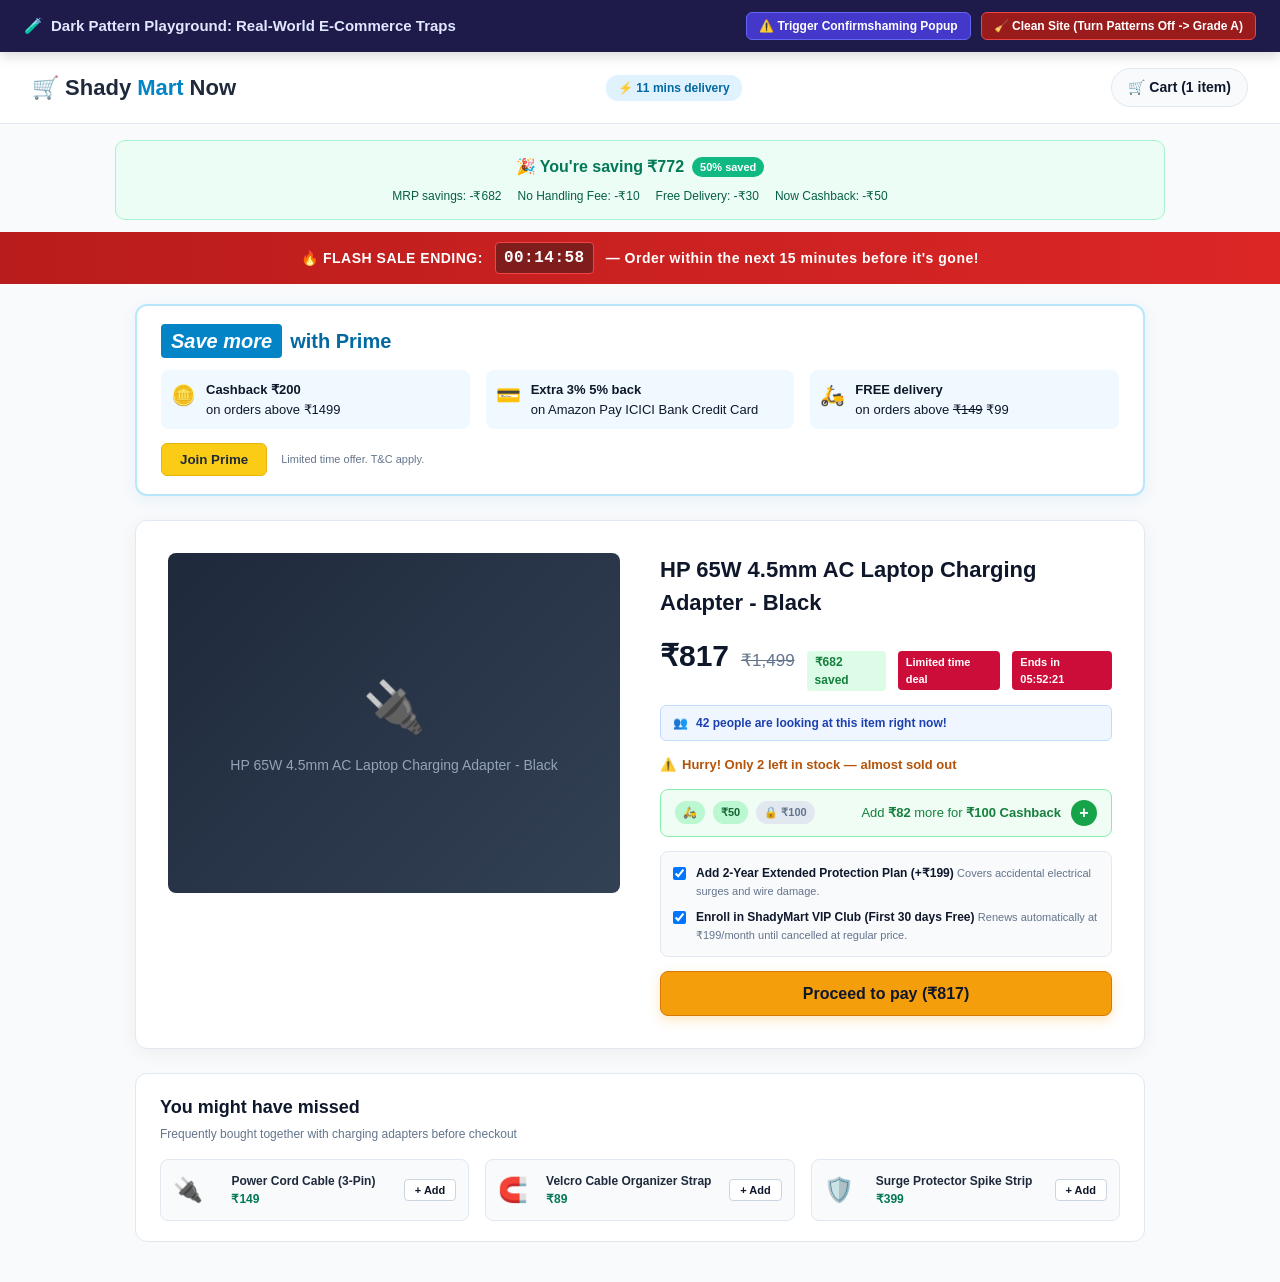
<file: clear_cart_extension/test-store/index.html>
<!DOCTYPE html>
<html lang="en">
<head>
  <meta charset="UTF-8">
  <meta name="viewport" content="width=device-width, initial-scale=1.0">
  <title>ShadyMart - Dark Pattern Testing Playground</title>
  <link rel="stylesheet" href="test-store.css">
  <link rel="stylesheet" href="../scripts/highlighter.css">
</head>
<body>

  <!-- Demo Control Bar -->
  <div class="demo-control-bar">
    <div class="demo-title">
      <span>🧪</span>
      <span>Dark Pattern Playground: Real-World E-Commerce Traps</span>
    </div>
    <div class="demo-actions">
      <button id="btn-trigger-modal" class="demo-btn">
        ⚠️ Trigger Confirmshaming Popup
      </button>
      <button id="btn-toggle-patterns" class="demo-btn demo-btn-danger">
        🧹 Clean Site (Turn Patterns Off -> Grade A)
      </button>
    </div>
  </div>

  <!-- Store Header -->
  <header class="store-header">
    <div class="store-logo">
      🛒 Shady<span>Mart</span> Now
    </div>
    <div class="delivery-badge">
      ⚡ 11 mins delivery
    </div>
    <div class="cart-icon">
      🛒 Cart (1 item)
    </div>
  </header>

  <!-- Dark Pattern: Staged MRP Savings Anchoring -->
  <div id="dp-mrp-savings" class="savings-banner">
    <div class="savings-main">
      🎉 You're saving ₹772 <span class="badge-saved">50% saved</span>
    </div>
    <div class="savings-breakdown">
      <span>MRP savings: -₹682</span>
      <span>No Handling Fee: -₹10</span>
      <span>Free Delivery: -₹30</span>
      <span>Now Cashback: -₹50</span>
    </div>
  </div>

  <!-- Dark Pattern: Urgency Banner + Countdown -->
  <div id="dp-urgency-banner" class="urgency-banner">
    <span>🔥 FLASH SALE ENDING:</span>
    <span class="countdown-timer" id="demo-timer">00:14:59</span>
    <span>— Order within the next 15 minutes before it's gone!</span>
  </div>

  <!-- Product & Cart Review Layout -->
  <main class="store-container">

    <!-- Dark Pattern: Intrusive Subscription / Prime Upsell Banner -->
    <section id="dp-prime-upsell" class="prime-upsell-card">
      <div class="prime-header">
        <span class="prime-pill">Save more</span> with Prime
      </div>
      <div class="prime-perks-grid">
        <div class="perk-item">
          <div class="perk-icon">🪙</div>
          <div>
            <strong>Cashback ₹200</strong>
            <p>on orders above ₹1499</p>
          </div>
        </div>
        <div class="perk-item">
          <div class="perk-icon">💳</div>
          <div>
            <strong>Extra 3% 5% back</strong>
            <p>on Amazon Pay ICICI Bank Credit Card</p>
          </div>
        </div>
        <div class="perk-item">
          <div class="perk-icon">🛵</div>
          <div>
            <strong>FREE delivery</strong>
            <p>on orders above <del>₹149</del> ₹99</p>
          </div>
        </div>
      </div>
      <div class="prime-action-row">
        <button class="btn-join-prime">Join Prime</button>
        <span class="fine-print">Limited time offer. T&C apply.</span>
      </div>
    </section>

    <!-- Product Layout -->
    <div class="product-layout">
      
      <!-- Product Media -->
      <div class="product-media">
        <div class="main-image-placeholder">
          🔌
          <p>HP 65W 4.5mm AC Laptop Charging Adapter - Black</p>
        </div>
      </div>

      <!-- Product Details & Actions -->
      <div class="product-info">
        <h1 class="product-title">HP 65W 4.5mm AC Laptop Charging Adapter - Black</h1>
        
        <div class="pricing-row">
          <span class="current-price">₹817</span>
          <span class="original-price">₹1,499</span>
          <span class="discount-tag">₹682 saved</span>
          <span id="dp-ltd-badge" class="deal-badge-red">Limited time deal</span>
          <span id="dp-endsin-badge" class="deal-badge-red">Ends in 05:52:21</span>
        </div>

        <!-- Dark Pattern: Fake Social Proof -->
        <div id="dp-social-proof" class="social-proof-box">
          <span>👥</span>
          <span><strong>42 people</strong> are looking at this item right now!</span>
        </div>

        <!-- Dark Pattern: Scarcity & Low Stock Pressure -->
        <div id="dp-scarcity" class="scarcity-alert">
          <span>⚠️</span>
          <span>Hurry! Only 2 left in stock — almost sold out</span>
        </div>

        <!-- Dark Pattern: Threshold Spending Trap / Basket Padding (Add ₹82 more for) -->
        <div id="dp-threshold-trap" class="milestone-box">
          <div class="milestone-track">
            <span class="milestone-step done">🛵</span>
            <span class="milestone-step done">₹50</span>
            <span class="milestone-step locked">🔒 ₹100</span>
          </div>
          <div class="milestone-nudge">
            <span class="milestone-text">Add <strong>₹82</strong> more for <strong>₹100 Cashback</strong></span>
            <button class="btn-add-more" title="Add impulse item">+</button>
          </div>
        </div>

        <!-- Dark Pattern: Sneak into Basket & Pre-Checked Add-ons -->
        <div id="dp-addons" class="addons-section">
          <label class="addon-row">
            <input type="checkbox" id="warranty-check" checked>
            <div class="addon-label">
              <span class="addon-price">Add 2-Year Extended Protection Plan (+₹199)</span>
              <span class="fine-print">Covers accidental electrical surges and wire damage.</span>
            </div>
          </label>

          <!-- Dark Pattern: Hidden Recurring Subscription in fine print -->
          <label class="addon-row">
            <input type="checkbox" id="vip-check" checked>
            <div class="addon-label">
              <span class="addon-price">Enroll in ShadyMart VIP Club (First 30 days Free)</span>
              <span class="fine-print">Renews automatically at ₹199/month until cancelled at regular price.</span>
            </div>
          </label>
        </div>

        <!-- Call to action button -->
        <button class="btn-buy" id="btn-checkout">
          Proceed to pay (₹817)
        </button>
      </div>

    </div>

    <!-- Dark Pattern: Checkout Nagging ("You might have missed" section) -->
    <section id="dp-nagging-section" class="missed-items-shelf">
      <h2 class="shelf-title">You might have missed</h2>
      <p class="shelf-subtitle">Frequently bought together with charging adapters before checkout</p>
      
      <div class="missed-grid">
        <div class="missed-card">
          <div class="missed-icon">🔌</div>
          <div class="missed-details">
            <span class="item-name">Power Cord Cable (3-Pin)</span>
            <span class="item-price">₹149</span>
          </div>
          <button class="btn-quick-add">+ Add</button>
        </div>

        <div class="missed-card">
          <div class="missed-icon">🧲</div>
          <div class="missed-details">
            <span class="item-name">Velcro Cable Organizer Strap</span>
            <span class="item-price">₹89</span>
          </div>
          <button class="btn-quick-add">+ Add</button>
        </div>

        <div class="missed-card">
          <div class="missed-icon">🛡️</div>
          <div class="missed-details">
            <span class="item-name">Surge Protector Spike Strip</span>
            <span class="item-price">₹399</span>
          </div>
          <button class="btn-quick-add">+ Add</button>
        </div>
      </div>
    </section>

  </main>

  <!-- Dark Pattern: Confirmshaming Modal + Low Contrast Opt-out -->
  <div id="confirmshaming-modal" class="modal-overlay">
    <div class="modal-content">
      <span class="modal-badge">EXCLUSIVE ONE-TIME OFFER</span>
      <h2 class="modal-title">Wait! Don't Miss Extra 20% OFF!</h2>
      <p class="modal-desc">
        Take an additional ₹150 off your order right now if you complete your checkout within 60 seconds.
      </p>

      <button class="btn-modal-claim" id="btn-claim-discount">
        Claim My 20% Discount
      </button>

      <!-- Confirmshaming Opt-Out Button -->
      <button class="btn-confirmshaming" id="btn-decline-shame">
        No thanks, I hate saving money and prefer paying full price
      </button>

      <!-- Deceptive tiny low-contrast link -->
      <div>
        <a class="faint-optout" id="btn-faint-close" href="#">skip discount</a>
      </div>
    </div>
  </div>

  <!-- Content scripts do not auto-inject into chrome-extension:// pages, so the demo store loads the scanner directly -->
  <script src="../scripts/rules.js"></script>
  <script src="../scripts/highlighter.js"></script>
  <script src="../scripts/detector.js"></script>
  <script src="../scripts/content.js"></script>
  <script src="test-store.js"></script>
</body>
</html>
</file>
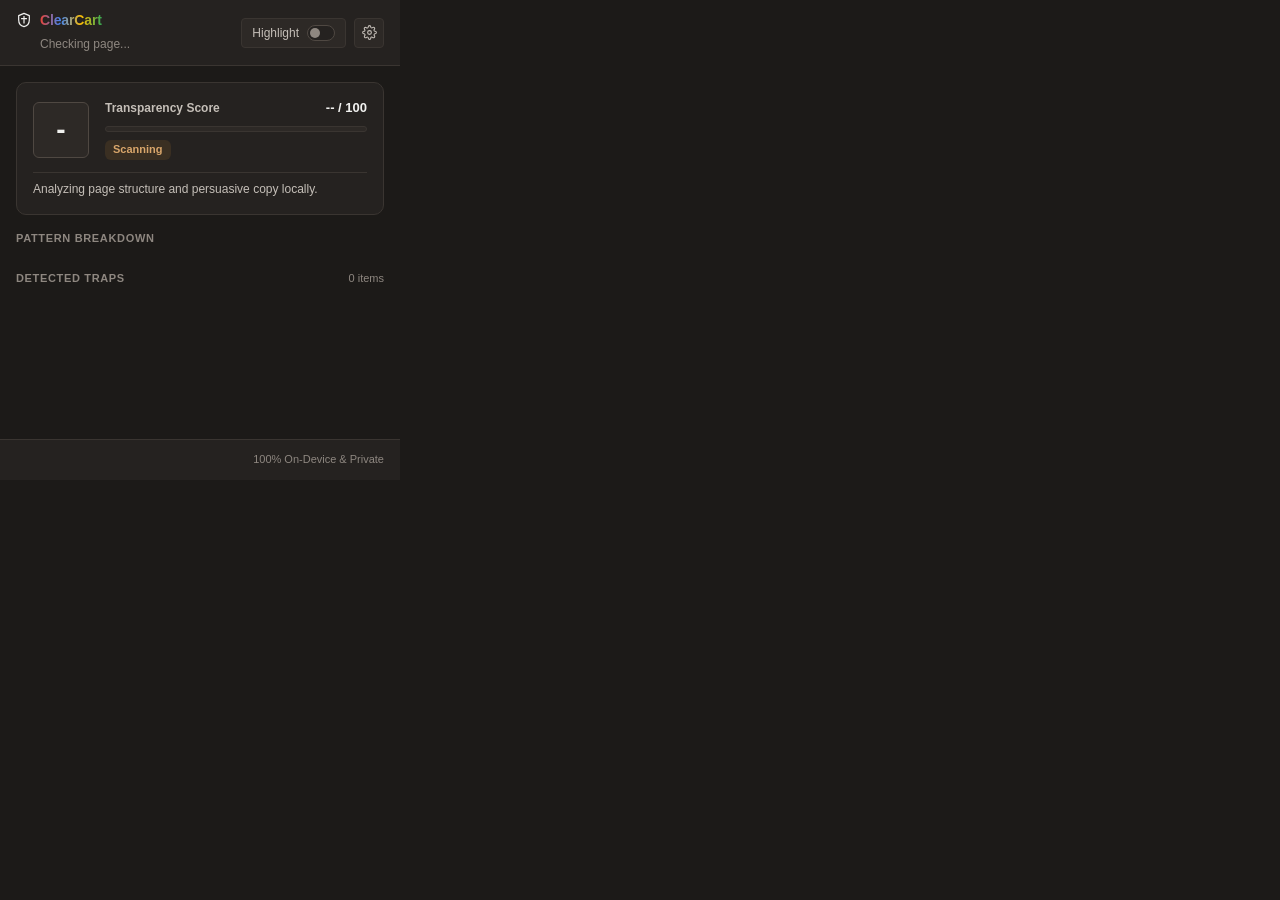
<file: clear_cart_extension/popup/popup.html>
<!DOCTYPE html>
<html lang="en">
<head>
  <meta charset="UTF-8">
  <meta name="viewport" content="width=device-width, initial-scale=1.0">
  <title>ClearCart</title>
  <link rel="stylesheet" href="popup.css">
</head>
<body>
  <div class="dpg-app" role="main">
    <header class="dpg-header">
      <div class="dpg-brand-group">
        <button id="brandRefreshBtn" class="dpg-brand-btn" type="button" aria-label="Rescan current page" title="Click ClearCart to rescan current page">
          <svg class="dpg-brand-icon" width="16" height="16" viewBox="0 0 24 24" fill="none" aria-hidden="true">
            <path d="M12 2L4 5.5V11.5C4 16.5 7.4 20.9 12 22C16.6 20.9 20 16.5 20 11.5V5.5L12 2Z" stroke="currentColor" stroke-width="1.8" stroke-linejoin="round"></path>
            <path d="M12 7V16.5M8.5 10H15.5" stroke="currentColor" stroke-width="1.8" stroke-linecap="square"></path>
          </svg>
          <h1 class="dpg-title dpg-brand-multicolor">ClearCart</h1>
        </button>
        <p id="domainLabel" class="dpg-domain" title="Active domain">Checking page...</p>
      </div>
      <div class="dpg-header-actions">
        <button id="highlightToggle" class="dpg-highlight-btn" type="button" role="switch" aria-checked="false" aria-label="Highlight">
          <span>Highlight</span>
          <span class="dpg-inline-switch" aria-hidden="true">
            <span class="dpg-inline-switch-thumb"></span>
          </span>
        </button>
        <button id="settingsBtn" class="dpg-icon-btn" type="button" aria-expanded="false" aria-controls="settingsPanel" aria-label="Settings" title="Settings">
          <svg width="15" height="15" viewBox="0 0 24 24" fill="none" aria-hidden="true">
            <circle cx="12" cy="12" r="3" stroke="currentColor" stroke-width="1.8"></circle>
            <path d="M19.4 15a1.65 1.65 0 0 0 .33 1.82l.06.06a2 2 0 1 1-2.83 2.83l-.06-.06a1.65 1.65 0 0 0-1.82-.33 1.65 1.65 0 0 0-1 1.51V21a2 2 0 0 1-4 0v-.09a1.65 1.65 0 0 0-1-1.51 1.65 1.65 0 0 0-1.82.33l-.06.06a2 2 0 1 1-2.83-2.83l.06-.06a1.65 1.65 0 0 0 .33-1.82 1.65 1.65 0 0 0-1.51-1H3a2 2 0 0 1 0-4h.09a1.65 1.65 0 0 0 1.51-1 1.65 1.65 0 0 0-.33-1.82l-.06-.06a2 2 0 1 1 2.83-2.83l.06.06a1.65 1.65 0 0 0 1.82.33H9a1.65 1.65 0 0 0 1-1.51V3a2 2 0 0 1 4 0v.09a1.65 1.65 0 0 0 1 1.51 1.65 1.65 0 0 0 1.82-.33l.06-.06a2 2 0 1 1 2.83 2.83l-.06.06a1.65 1.65 0 0 0-.33 1.82V9c.26.604.852.997 1.51 1H21a2 2 0 0 1 0 4h-.09a1.65 1.65 0 0 0-1.51 1Z" stroke="currentColor" stroke-width="1.7" stroke-linejoin="round"></path>
          </svg>
        </button>
      </div>
    </header>

    <section id="statePanel" class="dpg-state-panel dpg-hidden" aria-live="polite">
      <div class="dpg-state-card">
        <p id="stateTitle" class="dpg-state-title"></p>
        <p id="stateMessage" class="dpg-state-message"></p>
        <button id="stateActionBtn" class="dpg-btn-secondary dpg-hidden" type="button"></button>
      </div>
    </section>

    <div id="mainContent" class="dpg-main">
      <section class="dpg-section" aria-labelledby="scoreSectionLabel">
        <div class="dpg-score-card">
          <div class="dpg-score-top">
            <div id="gradeBox" class="dpg-grade-box" aria-label="Transparency Grade">
              <span id="gradeLetter" class="dpg-grade-letter">-</span>
            </div>
            <div class="dpg-score-meta">
              <div class="dpg-score-header-row">
                <span id="scoreSectionLabel" class="dpg-score-label">Transparency Score</span>
                <span id="scoreValue" class="dpg-score-value">-- / 100</span>
              </div>
              <div class="dpg-progress-track" role="progressbar" aria-valuemin="0" aria-valuemax="100" aria-valuenow="0" id="scoreProgressTrack">
                <div id="scoreProgressFill" class="dpg-progress-fill" style="width: 0%;"></div>
              </div>
              <div class="dpg-status-row">
                <span id="transparencyStatus" class="dpg-status-badge">Scanning</span>
              </div>
            </div>
          </div>
          <p id="scoreSummary" class="dpg-score-summary">
            Analyzing page structure and persuasive copy locally.
          </p>
        </div>
      </section>

      <section class="dpg-section" aria-labelledby="breakdownHeading">
        <div class="dpg-section-head">
          <h2 id="breakdownHeading" class="dpg-section-heading">Pattern Breakdown</h2>
          <button id="clearFilterBtn" class="dpg-link-btn dpg-hidden" type="button">
            Clear filter
          </button>
        </div>
        <div id="categoryGrid" class="dpg-category-grid" role="list"></div>
      </section>

      <section class="dpg-section" aria-labelledby="trapsHeading">
        <div class="dpg-section-head">
          <h2 id="trapsHeading" class="dpg-section-heading">Detected Traps</h2>
          <span id="trapCountLabel" class="dpg-count-label">0 items</span>
        </div>
        <div id="trapsList" class="dpg-traps-list"></div>
      </section>
    </div>

    <section id="settingsPanel" class="dpg-main dpg-hidden" aria-label="Settings">
      <div class="dpg-section-head">
        <h2 class="dpg-section-heading">APPEARANCE</h2>
        <button id="settingsBackBtn" class="dpg-link-btn" type="button">
          Back to scan
        </button>
      </div>

      <div class="dpg-settings-card">
        <div class="dpg-setting-block">
          <span class="dpg-setting-label">Theme</span>
          <div class="dpg-theme-segmented" role="radiogroup" aria-label="Theme">
            <button id="themeOptLight" class="dpg-theme-seg-btn" type="button" role="radio" aria-checked="false" data-theme-opt="light">
              <span>Light</span>
            </button>
            <button id="themeOptDark" class="dpg-theme-seg-btn is-selected" type="button" role="radio" aria-checked="true" data-theme-opt="dark">
              <span>Dark</span>
            </button>
            <button id="themeOptSystem" class="dpg-theme-seg-btn" type="button" role="radio" aria-checked="false" data-theme-opt="system">
              <span>System</span>
            </button>
          </div>
        </div>

        <div class="dpg-setting-row">
          <div class="dpg-setting-icon-label">
            <label for="settingLanguage" class="dpg-setting-label">Language</label>
          </div>
          <select id="settingLanguage" class="dpg-select" aria-label="Language">
            <option value="en" selected>English</option>
            <option value="es">Español (Spanish)</option>
            <option value="hi">हिन्दी (Hindi)</option>
          </select>
        </div>
      </div>

      <div class="dpg-section-head">
        <h2 id="detectionHeading" class="dpg-section-heading">DETECTION</h2>
      </div>

      <div class="dpg-settings-card">
        <div class="dpg-setting-row">
          <div class="dpg-setting-info">
            <span id="autoScanLabel" class="dpg-setting-label">Auto-scan pages</span>
            <span id="autoScanSub" class="dpg-setting-sub">Check every page when it loads</span>
          </div>
          <button id="settingAutoScan" class="dpg-inline-switch dpg-setting-switch" type="button" role="switch" aria-checked="true" aria-label="Auto-scan pages">
            <span class="dpg-inline-switch-thumb"></span>
          </button>
        </div>

        <div class="dpg-setting-row">
          <div class="dpg-setting-info">
            <span id="highlightTrapsLabel" class="dpg-setting-label">Highlight traps on page</span>
            <span id="highlightTrapsSub" class="dpg-setting-sub">Mark deceptive elements</span>
          </div>
          <button id="settingHighlightTraps" class="dpg-inline-switch dpg-setting-switch" type="button" role="switch" aria-checked="false" aria-label="Highlight traps on page">
            <span class="dpg-inline-switch-thumb"></span>
          </button>
        </div>

        <div class="dpg-setting-row">
          <div class="dpg-setting-info">
            <span id="testDemoLabel" class="dpg-setting-label">Test demo site</span>
            <span id="testDemoSub" class="dpg-setting-sub">Open the ShadyMart test store</span>
          </div>
          <button id="openTestStoreBtn" class="dpg-footer-btn" type="button">
            Open
          </button>
        </div>
      </div>

      <div class="dpg-section-head">
        <h2 id="privacyHeading" class="dpg-section-heading">PRIVACY</h2>
      </div>

      <div class="dpg-settings-card">
        <div class="dpg-setting-row">
          <div class="dpg-setting-info">
            <span id="onDeviceTitle" class="dpg-setting-label">100% on-device and private</span>
            <span id="onDeviceSub" class="dpg-setting-sub">Your browsing never leaves this device.</span>
          </div>
        </div>

        <div class="dpg-setting-row">
          <div class="dpg-setting-info">
            <span id="clearHistoryLabel" class="dpg-setting-label">Clear scan history</span>
          </div>
          <button id="clearHistoryBtn" class="dpg-icon-action-btn" type="button" aria-label="Clear scan history" title="Clear scan history">
            <svg width="15" height="15" viewBox="0 0 24 24" fill="none" aria-hidden="true">
              <path d="M3 6H21M8 6V4H16V6M6 6L7 20H17L18 6" stroke="currentColor" stroke-width="1.7" stroke-linecap="round" stroke-linejoin="round"></path>
            </svg>
          </button>
        </div>
      </div>
    </section>

    <footer class="dpg-footer">
      <span id="footerPrivacyNote" class="dpg-privacy-note">100% On-Device &amp; Private</span>
    </footer>
  </div>
  <script src="popup.js"></script>
</body>
</html>
</file>
<file: clear_cart_extension/test-store/test-store.css>
/**
 * ShadyMart - Mock Store Stylesheet
 */

:root {
  --primary: #2563eb;
  --primary-hover: #1d4ed8;
  --danger: #dc2626;
  --warning: #f59e0b;
  --bg-light: #f8fafc;
  --card-bg: #ffffff;
  --text-dark: #0f172a;
  --text-muted: #64748b;
  --border-light: #e2e8f0;
}

* {
  box-sizing: border-box;
  margin: 0;
  padding: 0;
}

body {
  font-family: -apple-system, BlinkMacSystemFont, "Segoe UI", Roboto, sans-serif;
  background-color: var(--bg-light);
  color: var(--text-dark);
  line-height: 1.5;
}

/* Control Toolbar */
.demo-control-bar {
  background: #1e1b4b;
  color: #e0e7ff;
  padding: 12px 24px;
  position: sticky;
  top: 0;
  z-index: 1000;
  box-shadow: 0 4px 12px rgba(0,0,0,0.15);
  display: flex;
  justify-content: space-between;
  align-items: center;
  flex-wrap: wrap;
  gap: 12px;
}

.demo-title {
  display: flex;
  align-items: center;
  gap: 8px;
  font-weight: 700;
  font-size: 15px;
}

.demo-actions {
  display: flex;
  gap: 10px;
}

.demo-btn {
  background: #4338ca;
  color: #fff;
  border: 1px solid #6366f1;
  padding: 6px 12px;
  border-radius: 6px;
  font-size: 12px;
  font-weight: 600;
  cursor: pointer;
  transition: all 0.2s ease;
}

.demo-btn:hover {
  background: #4f46e5;
}

.demo-btn-danger {
  background: #991b1b;
  border-color: #ef4444;
}
.demo-btn-danger:hover {
  background: #b91c1c;
}

/* Store Header */
.store-header {
  background: #ffffff;
  border-bottom: 1px solid var(--border-light);
  padding: 16px 32px;
  display: flex;
  justify-content: space-between;
  align-items: center;
}

.store-logo {
  font-size: 22px;
  font-weight: 800;
  color: #1e293b;
  display: flex;
  align-items: center;
  gap: 6px;
}

.store-logo span {
  color: #0284c7;
}

.delivery-badge {
  background: #e0f2fe;
  color: #0369a1;
  padding: 4px 12px;
  border-radius: 12px;
  font-size: 12px;
  font-weight: 700;
}

.cart-icon {
  font-size: 14px;
  background: var(--bg-light);
  padding: 8px 16px;
  border-radius: 20px;
  border: 1px solid var(--border-light);
  font-weight: 600;
}

/* Staged MRP Savings Banner */
.savings-banner {
  background: #ecfdf5;
  border: 1px solid #a7f3d0;
  max-width: 1050px;
  margin: 16px auto 0;
  border-radius: 10px;
  padding: 14px 20px;
  text-align: center;
}

.savings-main {
  font-size: 16px;
  font-weight: 800;
  color: #047857;
  display: flex;
  align-items: center;
  justify-content: center;
  gap: 8px;
}

.badge-saved {
  background: #10b981;
  color: #ffffff;
  font-size: 11px;
  padding: 2px 8px;
  border-radius: 12px;
  font-weight: 700;
}

.savings-breakdown {
  display: flex;
  justify-content: center;
  gap: 16px;
  margin-top: 8px;
  font-size: 12px;
  color: #065f46;
  flex-wrap: wrap;
}

/* Urgency Banner */
.urgency-banner {
  background: linear-gradient(90deg, #b91c1c 0%, #dc2626 100%);
  color: #ffffff;
  text-align: center;
  padding: 10px;
  font-weight: 700;
  font-size: 14px;
  letter-spacing: 0.5px;
  display: flex;
  justify-content: center;
  align-items: center;
  gap: 12px;
  margin-top: 12px;
}

.countdown-timer {
  background: #7f1d1d;
  padding: 3px 8px;
  border-radius: 4px;
  font-family: monospace;
  font-size: 16px;
  font-weight: 800;
  border: 1px solid #ef4444;
}

/* Main Container */
.store-container {
  max-width: 1050px;
  margin: 20px auto 40px;
  padding: 0 20px;
  display: flex;
  flex-direction: column;
  gap: 24px;
}

/* Save more with Prime Upsell Card */
.prime-upsell-card {
  background: #ffffff;
  border: 2px solid #bae6fd;
  border-radius: 12px;
  padding: 18px 24px;
  box-shadow: 0 4px 15px rgba(2, 132, 199, 0.08);
}

.prime-header {
  font-size: 20px;
  font-weight: 800;
  color: #0369a1;
  display: flex;
  align-items: center;
  gap: 8px;
  margin-bottom: 12px;
}

.prime-pill {
  background: #0284c7;
  color: #ffffff;
  padding: 2px 10px;
  border-radius: 4px;
  font-style: italic;
}

.prime-perks-grid {
  display: grid;
  grid-template-columns: repeat(3, 1fr);
  gap: 16px;
  margin-bottom: 14px;
}

.perk-item {
  display: flex;
  align-items: flex-start;
  gap: 10px;
  font-size: 13px;
  background: #f0f9ff;
  padding: 10px;
  border-radius: 8px;
}

.perk-icon {
  font-size: 20px;
}

.prime-action-row {
  display: flex;
  align-items: center;
  gap: 14px;
}

.btn-join-prime {
  background: #facc15;
  color: #1e293b;
  border: 1px solid #eab308;
  font-weight: 700;
  padding: 8px 18px;
  border-radius: 6px;
  cursor: pointer;
}

.btn-join-prime:hover {
  background: #eab308;
}

/* Product Layout */
.product-layout {
  display: grid;
  grid-template-columns: 1fr 1fr;
  gap: 40px;
  background: var(--card-bg);
  padding: 32px;
  border-radius: 12px;
  box-shadow: 0 4px 20px rgba(0,0,0,0.05);
  border: 1px solid var(--border-light);
}

.product-media {
  display: flex;
  flex-direction: column;
  gap: 16px;
}

.main-image-placeholder {
  width: 100%;
  height: 340px;
  background: linear-gradient(135deg, #1e293b 0%, #334155 100%);
  border-radius: 8px;
  display: flex;
  flex-direction: column;
  align-items: center;
  justify-content: center;
  color: #fff;
  font-size: 50px;
}

.main-image-placeholder p {
  font-size: 14px;
  color: #94a3b8;
  margin-top: 10px;
}

.product-info {
  display: flex;
  flex-direction: column;
  gap: 14px;
}

.product-title {
  font-size: 22px;
  font-weight: 800;
  color: var(--text-dark);
}

.pricing-row {
  display: flex;
  align-items: baseline;
  gap: 12px;
}

.current-price {
  font-size: 30px;
  font-weight: 800;
  color: #0f172a;
}

.original-price {
  font-size: 17px;
  color: var(--text-muted);
  text-decoration: line-through;
}

.discount-tag {
  background: #dcfce7;
  color: #15803d;
  font-size: 12px;
  font-weight: 700;
  padding: 2px 8px;
  border-radius: 4px;
}

.deal-badge-red {
  background: #cc0c39;
  color: #ffffff;
  font-size: 11px;
  font-weight: 700;
  padding: 3px 8px;
  border-radius: 4px;
  display: inline-block;
}

.social-proof-box {
  background: #eff6ff;
  border: 1px solid #bfdbfe;
  padding: 8px 12px;
  border-radius: 6px;
  display: flex;
  align-items: center;
  gap: 8px;
  color: #1e40af;
  font-size: 12px;
  font-weight: 600;
}

.scarcity-alert {
  color: #b45309;
  font-weight: 700;
  font-size: 13px;
  display: flex;
  align-items: center;
  gap: 6px;
}

/* Threshold Trap / Milestone Box (Add ₹82 more for) */
.milestone-box {
  background: #f0fdf4;
  border: 1px solid #86efac;
  border-radius: 8px;
  padding: 10px 14px;
  display: flex;
  align-items: center;
  justify-content: space-between;
  gap: 12px;
}

.milestone-track {
  display: flex;
  gap: 8px;
  align-items: center;
}

.milestone-step {
  padding: 3px 8px;
  border-radius: 12px;
  font-size: 11px;
  font-weight: 700;
}

.milestone-step.done {
  background: #bbf7d0;
  color: #166534;
}

.milestone-step.locked {
  background: #e2e8f0;
  color: #64748b;
}

.milestone-nudge {
  display: flex;
  align-items: center;
  gap: 10px;
}

.milestone-text {
  font-size: 13px;
  color: #15803d;
}

.btn-add-more {
  background: #16a34a;
  color: #fff;
  border: none;
  width: 26px;
  height: 26px;
  border-radius: 50%;
  font-weight: 800;
  font-size: 16px;
  cursor: pointer;
  display: flex;
  align-items: center;
  justify-content: center;
}

/* Add-ons & Pre-checked boxes */
.addons-section {
  background: #f8fafc;
  border: 1px solid var(--border-light);
  border-radius: 8px;
  padding: 12px;
  display: flex;
  flex-direction: column;
  gap: 8px;
}

.addon-row {
  display: flex;
  align-items: flex-start;
  gap: 10px;
  font-size: 12px;
}

.addon-row input[type="checkbox"] {
  margin-top: 3px;
  cursor: pointer;
}

.addon-label {
  cursor: pointer;
  flex: 1;
}

.addon-price {
  font-weight: 700;
  color: var(--text-dark);
}

.fine-print {
  font-size: 11px;
  color: var(--text-muted);
}

/* CTA */
.btn-buy {
  background: #f59e0b;
  color: #0f172a;
  border: 1px solid #d97706;
  font-size: 16px;
  font-weight: 800;
  padding: 12px 24px;
  border-radius: 8px;
  cursor: pointer;
  transition: all 0.2s ease;
  box-shadow: 0 4px 12px rgba(245, 158, 11, 0.25);
}

.btn-buy:hover {
  background: #d97706;
  color: #ffffff;
}

/* You might have missed shelf */
.missed-items-shelf {
  background: #ffffff;
  border: 1px solid var(--border-light);
  border-radius: 12px;
  padding: 20px 24px;
}

.shelf-title {
  font-size: 18px;
  font-weight: 800;
  color: #0f172a;
  margin-bottom: 4px;
}

.shelf-subtitle {
  font-size: 12px;
  color: var(--text-muted);
  margin-bottom: 16px;
}

.missed-grid {
  display: grid;
  grid-template-columns: repeat(3, 1fr);
  gap: 16px;
}

.missed-card {
  background: #f8fafc;
  border: 1px solid var(--border-light);
  border-radius: 8px;
  padding: 12px;
  display: flex;
  align-items: center;
  justify-content: space-between;
  gap: 10px;
}

.missed-icon {
  font-size: 24px;
}

.missed-details {
  display: flex;
  flex-direction: column;
}

.item-name {
  font-size: 12px;
  font-weight: 700;
  color: #1e293b;
}

.item-price {
  font-size: 12px;
  color: #047857;
  font-weight: 700;
}

.btn-quick-add {
  background: #ffffff;
  border: 1px solid #cbd5e1;
  color: #0f172a;
  font-size: 11px;
  font-weight: 700;
  padding: 4px 10px;
  border-radius: 4px;
  cursor: pointer;
}

.btn-quick-add:hover {
  background: #f1f5f9;
}

/* Confirmshaming Modal */
.modal-overlay {
  position: fixed;
  top: 0; left: 0; right: 0; bottom: 0;
  background: rgba(0, 0, 0, 0.65);
  display: none;
  align-items: center;
  justify-content: center;
  z-index: 9999;
}

.modal-content {
  background: #ffffff;
  width: 440px;
  padding: 30px;
  border-radius: 12px;
  text-align: center;
  box-shadow: 0 20px 40px rgba(0,0,0,0.25);
  position: relative;
}

.modal-badge {
  background: #fef3c7;
  color: #92400e;
  font-size: 12px;
  font-weight: 800;
  padding: 4px 12px;
  border-radius: 20px;
  display: inline-block;
  margin-bottom: 12px;
}

.modal-title {
  font-size: 22px;
  font-weight: 800;
  margin-bottom: 8px;
  color: #0f172a;
}

.modal-desc {
  font-size: 14px;
  color: var(--text-muted);
  margin-bottom: 24px;
}

.btn-modal-claim {
  background: #2563eb;
  color: #fff;
  border: none;
  width: 100%;
  padding: 12px;
  border-radius: 6px;
  font-size: 15px;
  font-weight: 700;
  cursor: pointer;
  margin-bottom: 12px;
}

.btn-confirmshaming {
  background: none;
  border: none;
  color: #64748b;
  font-size: 13px;
  text-decoration: underline;
  cursor: pointer;
  margin-bottom: 10px;
  display: block;
  width: 100%;
}

.btn-confirmshaming:hover {
  color: #0f172a;
}

.faint-optout {
  font-size: 9px;
  color: #cbd5e1;
  text-decoration: none;
  cursor: pointer;
}
</file>
<file: clear_cart_extension/scripts/highlighter.css>
/**
 * ClearCart In-Page Highlighter Styles
 * Namespaced with .dp- to avoid collisions with host website CSS
 */

.dp-highlighted-element {
  outline: 2px dashed #d97706 !important;
  outline-offset: 2px !important;
  transition: outline 0.2s ease-in-out, box-shadow 0.2s ease-in-out !important;
  border-radius: 4px !important;
}

.dp-highlighted-element.dp-severity-high {
  outline: 2.5px solid #dc2626 !important;
  box-shadow: 0 0 0 3px rgba(220, 38, 38, 0.2) !important;
}

.dp-highlighted-element.dp-severity-medium {
  outline: 2px solid #ea580c !important;
  box-shadow: 0 0 0 3px rgba(234, 88, 12, 0.18) !important;
}

.dp-highlighted-element.dp-severity-low {
  outline: 2px dashed #d97706 !important;
  box-shadow: 0 0 0 2px rgba(217, 119, 6, 0.16) !important;
}

/* Pulsing focus animation when selected from popup */
.dp-pulse-target {
  animation: dpPulseAnimation 1.2s ease-in-out infinite alternate !important;
}

@keyframes dpPulseAnimation {
  0% {
    box-shadow: 0 0 0 3px rgba(13, 148, 136, 0.35);
  }
  100% {
    box-shadow: 0 0 0 7px rgba(13, 148, 136, 0.65);
  }
}

/* Top-level portal layer sitting above all webpage stacking contexts */
.dp-overlay-layer {
  position: fixed !important;
  top: 0 !important;
  left: 0 !important;
  width: 100vw !important;
  height: 100vh !important;
  pointer-events: none !important;
  z-index: 2147483647 !important;
  overflow: visible !important;
  margin: 0 !important;
  padding: 0 !important;
  border: none !important;
  background: transparent !important;
}

/* Floating overlay label inside top-level portal */
.dp-element-badge {
  position: fixed !important;
  z-index: 2147483647 !important;
  display: inline-flex !important;
  align-items: center !important;
  gap: 5px !important;
  background: #0f172a !important;
  color: #ffffff !important;
  font-family: -apple-system, BlinkMacSystemFont, "Segoe UI", Roboto, sans-serif !important;
  font-size: 11px !important;
  font-weight: 600 !important;
  padding: 3px 8px !important;
  border-radius: 6px !important;
  box-shadow: 0 4px 12px rgba(15, 23, 42, 0.28) !important;
  pointer-events: auto !important;
  white-space: nowrap !important;
  line-height: 1.3 !important;
  max-width: min(420px, calc(100vw - 16px)) !important;
  overflow: visible !important;
  white-space: normal !important;
  word-break: break-word !important;
  width: max-content !important;
  text-overflow: ellipsis !important;
}

.dp-element-badge.dp-badge-high {
  background: #dc2626 !important;
}

.dp-element-badge.dp-badge-medium {
  background: #ea580c !important;
}

.dp-element-badge.dp-badge-low {
  background: #d97706 !important;
}
</file>
<file: clear_cart_extension/popup/popup.css>
:root {
  --bg-main: #1C1A18;
  --bg-primary: #252220;
  --bg-secondary: #2D2926;
  --bg-hover: #3A3531;
  --border-primary: #3A3531;
  --border-strong: #4F4842;
  --text-primary: #F1F1EF;
  --text-secondary: #C5BFB8;
  --text-muted: #8E8780;
  --highlight-neutral: #D9A66B;
  --gold-accent: #D9A66B;
  --gold-surface: #3A2F22;
  --space-1: 4px;
  --space-2: 8px;
  --space-3: 12px;
  --space-4: 16px;
  --radius-sm: 4px;
  --radius-md: 6px;
}

:root[data-theme="light"] {
  --bg-main: #EEF2FB;
  --bg-primary: #FBFCFF;
  --bg-secondary: #FBFCFF;
  --bg-hover: #DDE6F8;
  --border-primary: #D5DDF1;
  --border-strong: #D5DDF1;
  --text-primary: #26344F;
  --text-secondary: #7084A6;
  --text-muted: #7084A6;
  --highlight-neutral: #7F9FDB;
}

*, *::before, *::after { box-sizing: border-box; }

html, body {
  margin: 0;
  padding: 0;
  width: 400px;
  background-color: var(--bg-main);
  color: var(--text-primary);
  font-family: -apple-system, BlinkMacSystemFont, "Segoe UI", Roboto, Helvetica, Arial, sans-serif;
  font-size: 13px;
  line-height: 1.45;
  -webkit-font-smoothing: antialiased;
}

.dpg-hidden { display: none !important; }
.dpg-app { display: flex; flex-direction: column; min-height: 480px; max-height: 600px; background-color: var(--bg-main); }
:root[data-lang="es"] body { font-family: "Plus Jakarta Sans", -apple-system, BlinkMacSystemFont, "Segoe UI", sans-serif; }
:root[data-lang="hi"] body { font-family: "Noto Sans Devanagari", "Kohinoor Devanagari", "Nirmala UI", "Mangal", sans-serif; line-height: 1.58; }
:root[data-lang="hi"] .dpg-section-heading { text-transform: none; letter-spacing: 0; }
.dpg-header { display: flex; align-items: center; justify-content: space-between; padding: var(--space-3) var(--space-4); background-color: var(--bg-primary); border-bottom: 1px solid var(--border-primary); }
.dpg-brand-group { min-width: 0; flex: 1; }
.dpg-brand-btn { display: inline-flex; align-items: center; gap: var(--space-2); padding: 2px 4px; margin: -2px -4px; background: transparent; border: none; border-radius: var(--radius-sm); color: var(--text-primary); font-family: inherit; cursor: pointer; }
.dpg-brand-btn:hover { opacity: 0.85; }
.dpg-brand-icon { flex-shrink: 0; }
.dpg-title { margin: 0; font-size: 14px; font-weight: 600; letter-spacing: -0.01em; color: var(--text-primary); }
.dpg-brand-multicolor { font-weight: 700; background-image: linear-gradient(90deg, #EA4335 0%, #4285F4 33%, #FBBC05 66%, #34A853 100%); -webkit-background-clip: text; background-clip: text; -webkit-text-fill-color: transparent; }
.dpg-domain { margin: 2px 0 0 24px; font-size: 12px; color: var(--text-muted); white-space: nowrap; overflow: hidden; text-overflow: ellipsis; }
.dpg-header-actions { display: flex; align-items: center; gap: var(--space-2); margin-left: var(--space-2); flex-shrink: 0; }
.dpg-highlight-btn { height: 30px; padding: 0 10px; display: inline-flex; align-items: center; gap: 8px; background-color: var(--bg-secondary); color: var(--text-secondary); border: 1px solid var(--border-primary); border-radius: var(--radius-sm); font-family: inherit; font-size: 12px; font-weight: 500; cursor: pointer; }
.dpg-highlight-btn:hover { background-color: var(--bg-hover); border-color: var(--border-strong); color: var(--text-primary); }
.dpg-inline-switch { position: relative; width: 28px; height: 16px; flex-shrink: 0; background-color: var(--bg-primary); border: 1px solid var(--border-strong); border-radius: 8px; transition: background-color 0.15s ease, border-color 0.15s ease; }
.dpg-inline-switch-thumb { position: absolute; top: 2px; left: 2px; width: 10px; height: 10px; background-color: var(--text-muted); border-radius: 50%; transition: transform 0.15s ease, background-color 0.15s ease; }
.dpg-highlight-btn[aria-checked="true"] .dpg-inline-switch { background-color: var(--gold-accent); border-color: var(--gold-accent); }
.dpg-highlight-btn[aria-checked="true"] .dpg-inline-switch-thumb { transform: translateX(12px); background-color: #1C1A18; }
.dpg-icon-btn { display: inline-flex; align-items: center; justify-content: center; width: 30px; height: 30px; padding: 0; background-color: var(--bg-secondary); color: var(--text-secondary); border: 1px solid var(--border-primary); border-radius: var(--radius-sm); cursor: pointer; }
.dpg-icon-btn:hover { background-color: var(--bg-hover); border-color: var(--border-strong); color: var(--text-primary); }
.dpg-icon-btn[aria-expanded="true"] { background-color: var(--bg-hover); border-color: var(--highlight-neutral); color: var(--text-primary); }
.dpg-main { flex: 1; min-height: 0; overflow-y: auto; padding: var(--space-4); display: flex; flex-direction: column; gap: var(--space-4); }
.dpg-section { display: flex; flex-direction: column; gap: var(--space-2); }
.dpg-section-head { display: flex; align-items: center; justify-content: space-between; }
.dpg-section-heading { margin: 0; font-size: 11px; font-weight: 600; text-transform: uppercase; letter-spacing: 0.06em; color: var(--text-muted); }
.dpg-count-label { font-size: 11px; color: var(--text-muted); font-variant-numeric: tabular-nums; }
.dpg-link-btn { padding: 0; background: none; border: none; color: var(--text-secondary); font-family: inherit; font-size: 11px; text-decoration: underline; cursor: pointer; }
.dpg-score-card, .dpg-trap-card, .dpg-settings-card, .dpg-state-card, .dpg-empty-inline { background-color: var(--bg-primary); border: 1px solid var(--border-primary); border-radius: 10px; padding: var(--space-4); }
.dpg-score-card { display: flex; flex-direction: column; gap: var(--space-3); }
.dpg-score-top { display: flex; align-items: center; gap: var(--space-4); }
.dpg-grade-box { width: 56px; height: 56px; flex-shrink: 0; display: flex; align-items: center; justify-content: center; background-color: var(--bg-secondary); border: 1px solid var(--border-strong); border-radius: var(--radius-md); }
.dpg-grade-box[data-grade="A"] { background-color: #2E8B57; border-color: #2E8B57; }
.dpg-grade-box[data-grade="A"] .dpg-grade-letter { color: #F1F1EF; }
.dpg-grade-box[data-grade="B"] { background-color: #6FCF99; border-color: #6FCF99; }
.dpg-grade-box[data-grade="B"] .dpg-grade-letter { color: #111214; }
.dpg-grade-box[data-grade="C"] { background-color: #FFEE8C; border-color: #FFEE8C; }
.dpg-grade-box[data-grade="C"] .dpg-grade-letter { color: #111214; }
.dpg-grade-box[data-grade="D"] { background-color: #F42929; border-color: #F42929; }
.dpg-grade-box[data-grade="D"] .dpg-grade-letter { color: #F1F1EF; }
.dpg-grade-box[data-grade="F"] { background-color: #780606; border-color: #780606; }
.dpg-grade-box[data-grade="F"] .dpg-grade-letter { color: #F1F1EF; }
.dpg-grade-letter { font-size: 28px; font-weight: 700; line-height: 1; color: var(--text-primary); }
.dpg-score-meta { flex: 1; min-width: 0; display: flex; flex-direction: column; gap: var(--space-2); }
.dpg-score-header-row { display: flex; align-items: baseline; justify-content: space-between; }
.dpg-score-label { font-size: 12px; font-weight: 600; color: var(--text-secondary); }
.dpg-score-value { font-size: 13px; font-weight: 600; color: var(--text-primary); font-variant-numeric: tabular-nums; }
.dpg-progress-track { width: 100%; height: 6px; background-color: var(--bg-secondary); border: 1px solid var(--border-primary); border-radius: 3px; overflow: hidden; }
.dpg-progress-fill { height: 100%; background-color: #DEDEDB; transition: width 0.25s ease; }
.dpg-status-badge { display: inline-block; padding: 2px 8px; font-size: 11px; font-weight: 600; color: var(--gold-accent); background-color: var(--gold-surface); border-radius: 6px; }
.dpg-score-summary { margin: 0; font-size: 12px; color: var(--text-secondary); padding-top: var(--space-2); border-top: 1px solid var(--border-primary); }
.dpg-category-grid { display: grid; grid-template-columns: repeat(2, minmax(0, 1fr)); gap: var(--space-2); }
.dpg-cat-btn { display: flex; align-items: center; justify-content: space-between; gap: var(--space-2); padding: var(--space-2) var(--space-3); background-color: var(--bg-primary); border: 1px solid var(--border-primary); border-radius: 8px; color: var(--text-secondary); font-family: inherit; font-size: 12px; text-align: left; cursor: pointer; }
.dpg-cat-btn.is-active { background-color: var(--bg-secondary); border-color: var(--highlight-neutral); color: var(--text-primary); }
.dpg-cat-name { overflow: hidden; text-overflow: ellipsis; white-space: nowrap; }
.dpg-cat-count { flex-shrink: 0; padding: 1px 6px; font-size: 11px; font-weight: 600; font-variant-numeric: tabular-nums; background-color: var(--gold-surface); color: var(--gold-accent); border-radius: 5px; }
.dpg-cat-btn.is-active .dpg-cat-count { background-color: var(--gold-accent); color: #1C1A18; }
.dpg-traps-list { display: flex; flex-direction: column; gap: var(--space-2); }
.dpg-trap-card { padding: var(--space-3); display: flex; flex-direction: column; gap: var(--space-2); }
.dpg-trap-head { display: flex; align-items: flex-start; justify-content: space-between; gap: var(--space-2); }
.dpg-trap-title { margin: 0; font-size: 13px; font-weight: 600; color: var(--text-primary); }
.dpg-severity-badge { flex-shrink: 0; padding: 2px 6px; font-size: 10px; font-weight: 700; letter-spacing: 0.05em; border-radius: var(--radius-sm); border: 1px solid var(--border-strong); background-color: var(--bg-secondary); color: var(--text-secondary); }
.dpg-severity-badge[data-severity="HIGH"] { background-color: var(--highlight-neutral); border-color: var(--highlight-neutral); color: var(--bg-main); }
.dpg-trap-snippet { margin: 0; padding: var(--space-2); background-color: var(--bg-secondary); border-left: 2px solid var(--border-strong); border-radius: 0 var(--radius-sm) var(--radius-sm) 0; font-size: 12px; color: var(--text-primary); word-break: break-word; }
.dpg-trap-desc { margin: 0; font-size: 12px; color: var(--text-secondary); }
.dpg-trap-action-note { margin: 0; font-size: 11px; color: var(--text-muted); }
.dpg-locate-btn { align-self: flex-start; padding: 5px 10px; margin-top: var(--space-1); background-color: var(--bg-secondary); border: 1px solid var(--border-primary); border-radius: var(--radius-sm); color: var(--text-primary); font-family: inherit; font-size: 11px; font-weight: 500; cursor: pointer; }
.dpg-state-panel { flex: 1; min-height: 0; padding: var(--space-4); display: flex; align-items: center; justify-content: center; }
.dpg-state-title { margin: 0 0 6px 0; font-size: 13px; font-weight: 600; color: var(--text-primary); }
.dpg-state-message { margin: 0; font-size: 12px; color: var(--text-secondary); line-height: 1.5; }
.dpg-btn-secondary { align-self: flex-start; margin-top: var(--space-3); padding: 6px 12px; background-color: var(--bg-secondary); border: 1px solid var(--border-strong); border-radius: var(--radius-sm); color: var(--text-primary); font-family: inherit; font-size: 12px; font-weight: 500; cursor: pointer; }
.dpg-empty-inline-title { margin: 0 0 4px 0; font-size: 13px; font-weight: 600; color: var(--text-primary); }
.dpg-empty-inline-desc { margin: 0; font-size: 12px; color: var(--text-secondary); }
.dpg-footer { display: flex; align-items: center; justify-content: flex-end; padding: var(--space-3) var(--space-4); background-color: var(--bg-primary); border-top: 1px solid var(--border-primary); }
.dpg-footer-btn { padding: 5px 10px; background-color: var(--bg-secondary); border: 1px solid var(--border-primary); border-radius: var(--radius-sm); color: var(--text-primary); font-family: inherit; font-size: 11px; font-weight: 500; cursor: pointer; }
.dpg-privacy-note { font-size: 11px; color: var(--text-muted); }
.dpg-settings-card { padding: var(--space-3) var(--space-4); display: flex; flex-direction: column; gap: var(--space-3); }
.dpg-setting-row { display: flex; align-items: center; justify-content: space-between; gap: var(--space-3); }
.dpg-setting-row + .dpg-setting-row { padding-top: var(--space-3); border-top: 1px solid var(--border-primary); }
.dpg-setting-info { display: flex; flex-direction: column; gap: 2px; min-width: 0; }
.dpg-setting-label { font-size: 12px; font-weight: 600; color: var(--text-primary); }
.dpg-setting-sub { font-size: 11px; color: var(--text-muted); }
.dpg-setting-switch { cursor: pointer; padding: 0; }
.dpg-setting-switch[aria-checked="true"] { background-color: var(--highlight-neutral); border-color: var(--highlight-neutral); }
.dpg-setting-switch[aria-checked="true"] .dpg-inline-switch-thumb { transform: translateX(12px); background-color: var(--bg-main); }
.dpg-setting-block { display: flex; flex-direction: column; gap: var(--space-2); }
.dpg-theme-segmented { display: grid; grid-template-columns: repeat(3, minmax(0, 1fr)); border: 1px solid var(--border-primary); border-radius: var(--radius-md); background-color: var(--bg-main); overflow: hidden; }
.dpg-theme-seg-btn { display: inline-flex; align-items: center; justify-content: center; height: 32px; background: transparent; border: none; border-right: 1px solid var(--border-primary); color: var(--text-secondary); font-family: inherit; font-size: 12px; cursor: pointer; }
.dpg-theme-seg-btn:last-child { border-right: none; }
.dpg-theme-seg-btn.is-selected { background-color: var(--bg-secondary); color: var(--text-primary); font-weight: 600; }
.dpg-select { height: 30px; padding: 0 10px; background-color: var(--bg-secondary); border: 1px solid var(--border-primary); border-radius: var(--radius-sm); color: var(--text-primary); font-family: inherit; font-size: 12px; }
.dpg-icon-action-btn { display: inline-flex; align-items: center; justify-content: center; width: 28px; height: 28px; background: transparent; border: 1px solid transparent; border-radius: var(--radius-sm); color: var(--text-secondary); cursor: pointer; }
:root[data-theme="light"] .dpg-brand-multicolor { background-image: none; -webkit-text-fill-color: #26344F; color: #26344F; }
:root[data-theme="light"] .dpg-header, :root[data-theme="light"] .dpg-footer { background-color: #EEF2FB; border-color: #D5DDF1; }
:root[data-theme="light"] .dpg-status-badge { background-color: #DDE6F8; color: #3A5CA3; }
:root[data-theme="light"] .dpg-cat-count { background-color: #DDE6F8; color: #3A5CA3; }
:root[data-theme="light"] .dpg-cat-btn.is-active .dpg-cat-count { background-color: #3A5CA3; color: #FBFCFF; }
:root[data-theme="light"] .dpg-progress-fill { background-color: #780606; }
:root[data-theme="light"] .dpg-severity-badge[data-severity="HIGH"] { background-color: #780606; border-color: #780606; color: #FFFFFF; }
</file>
